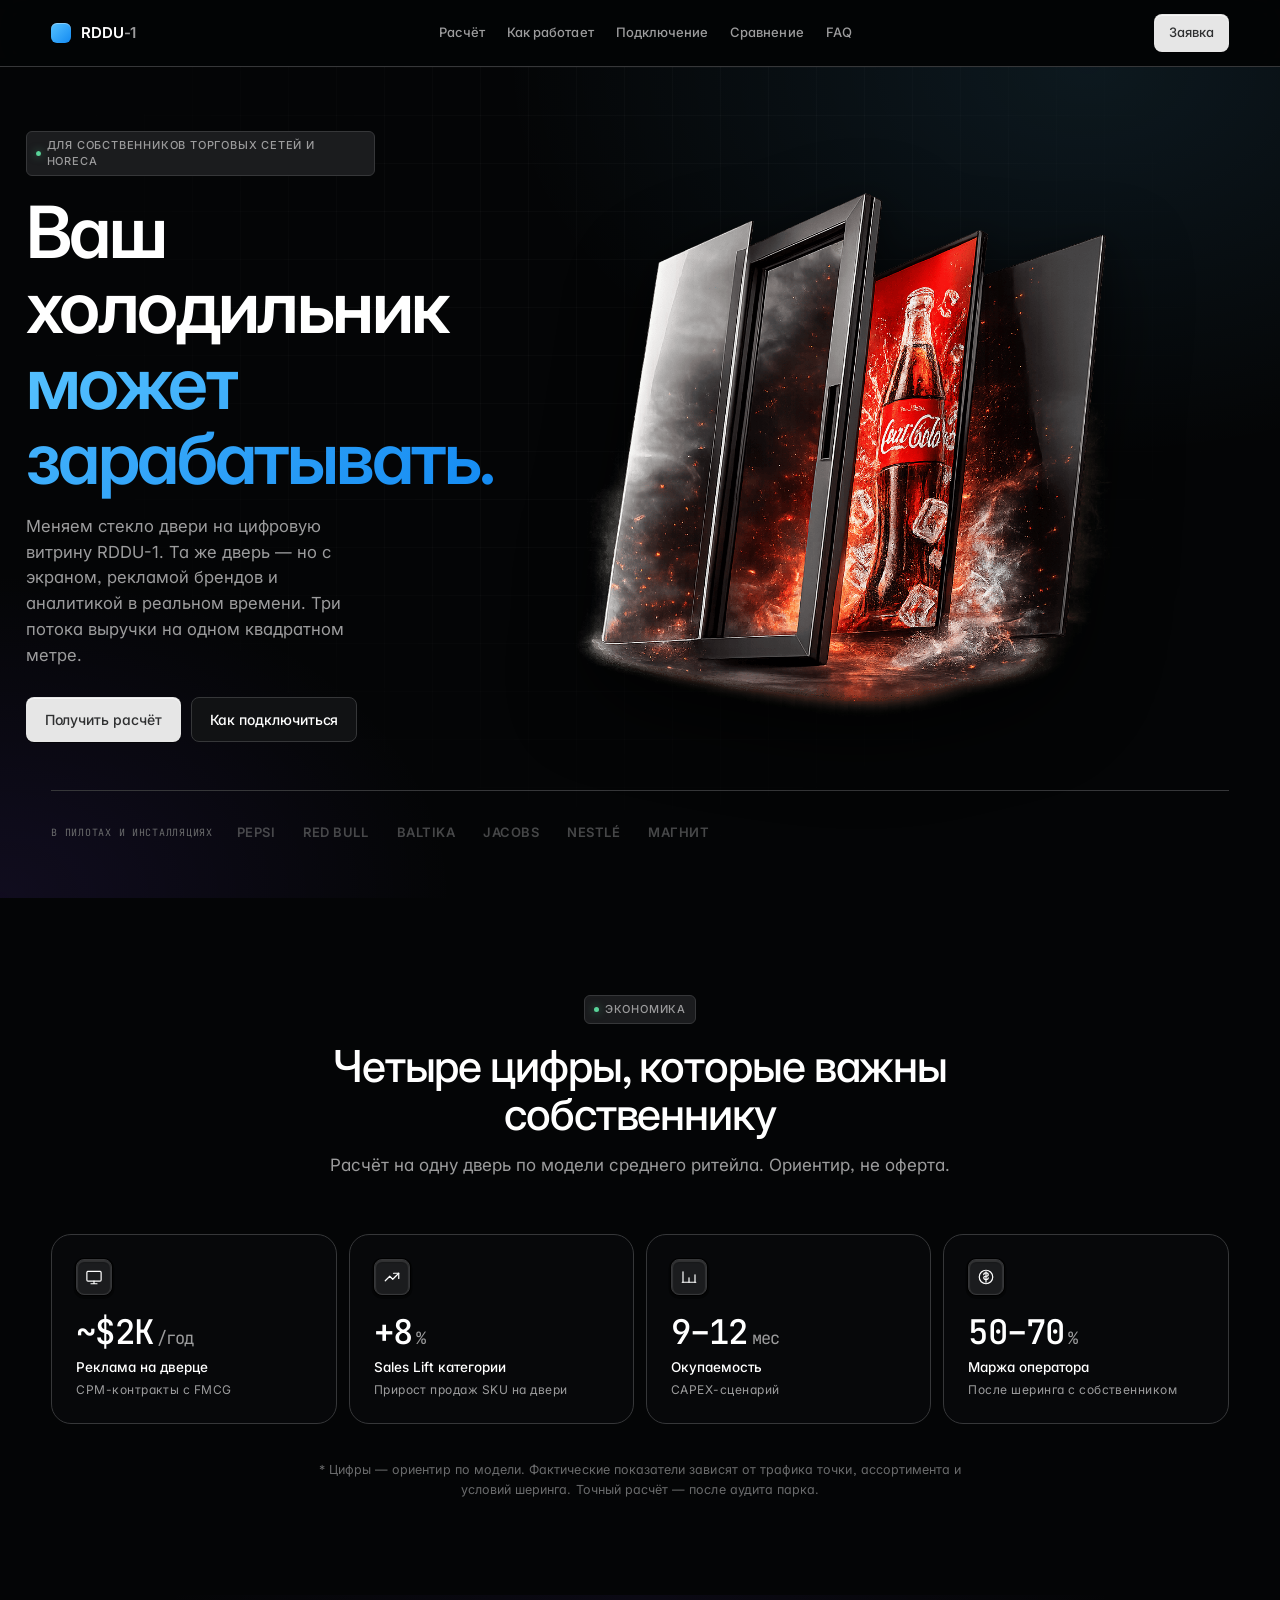
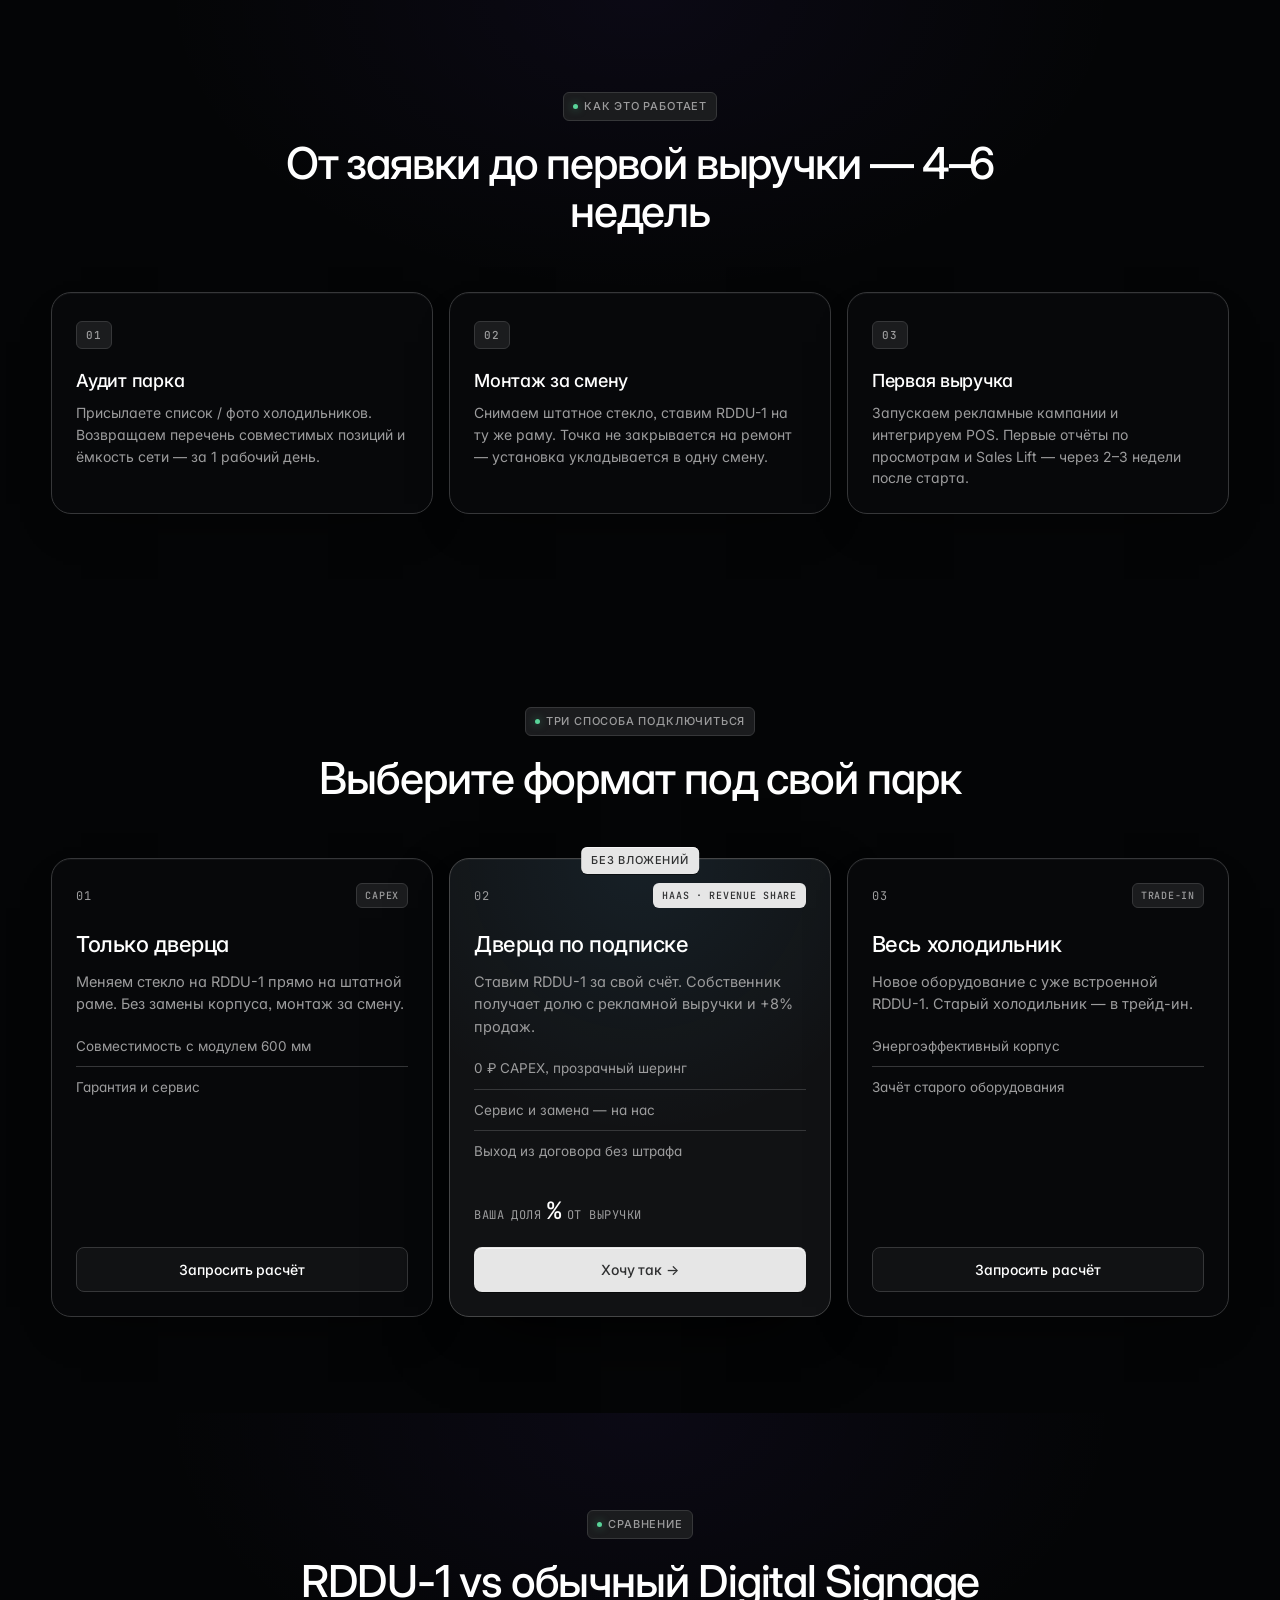
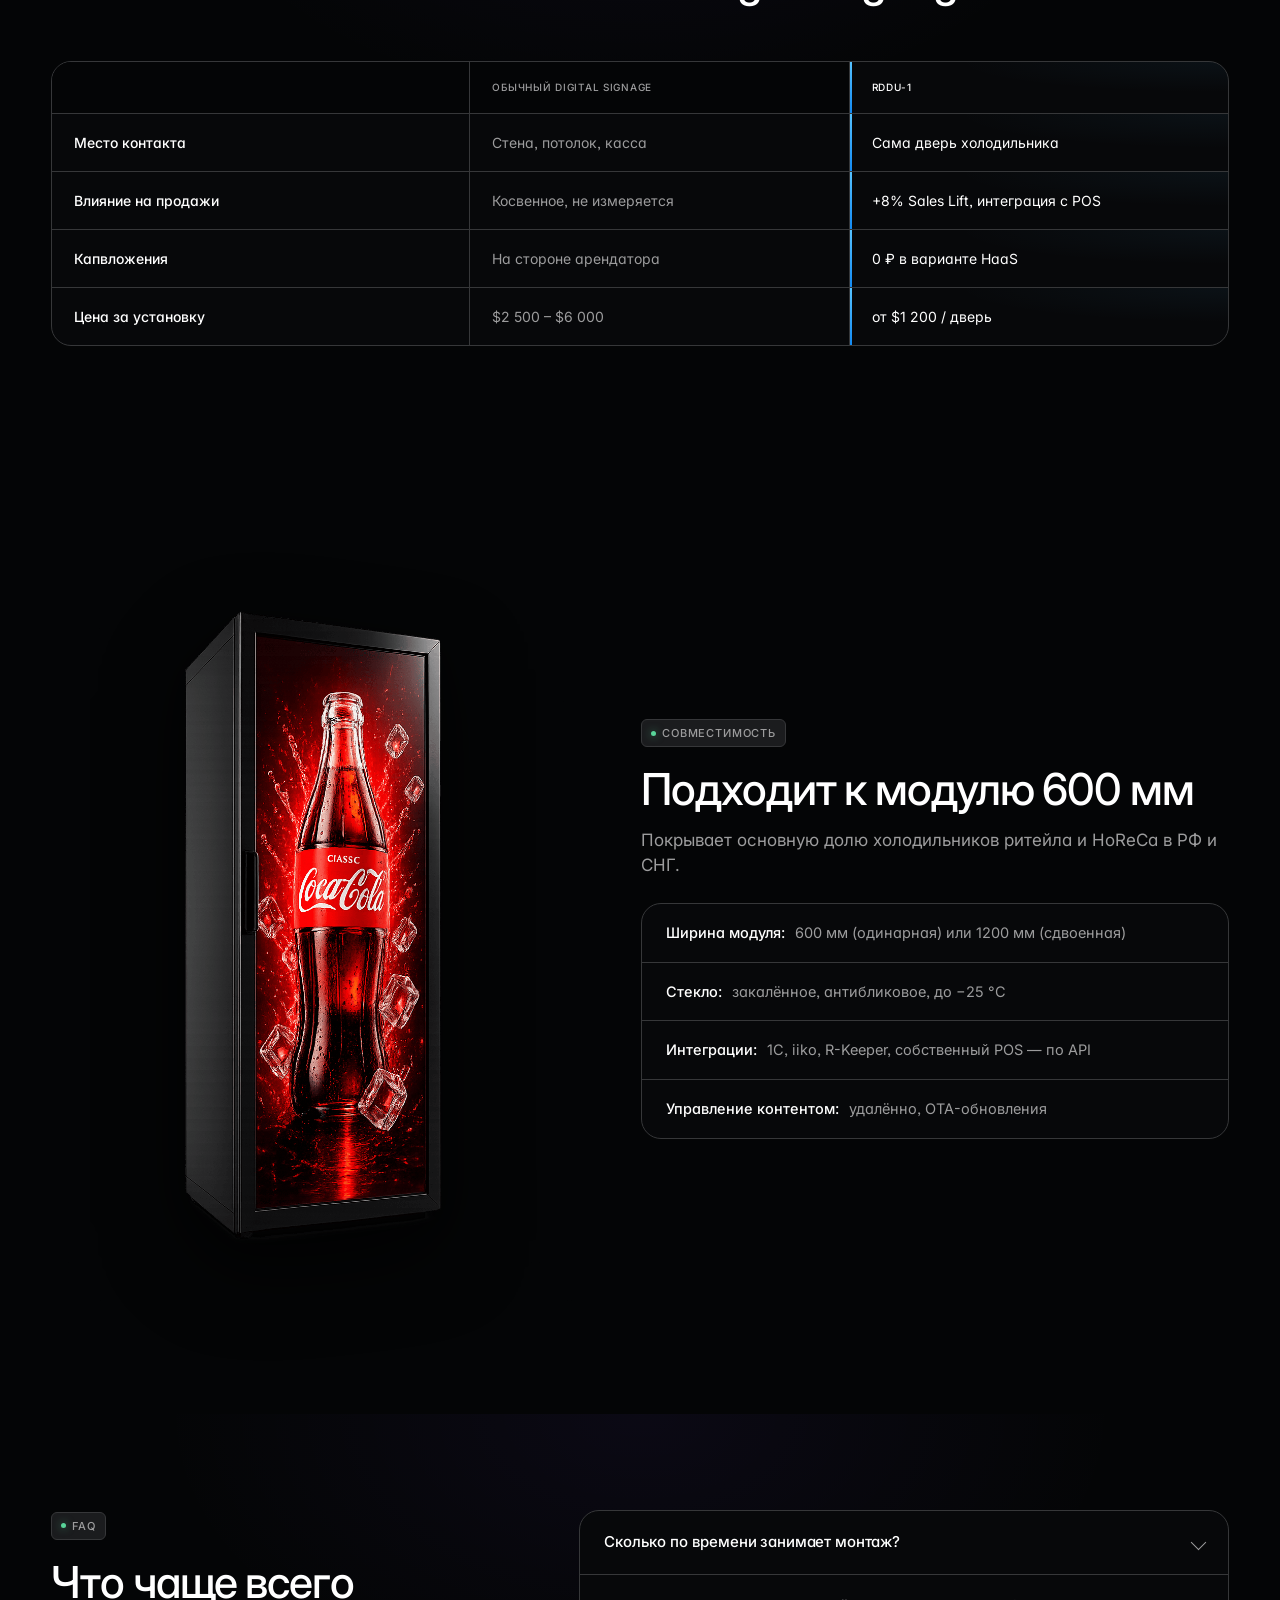
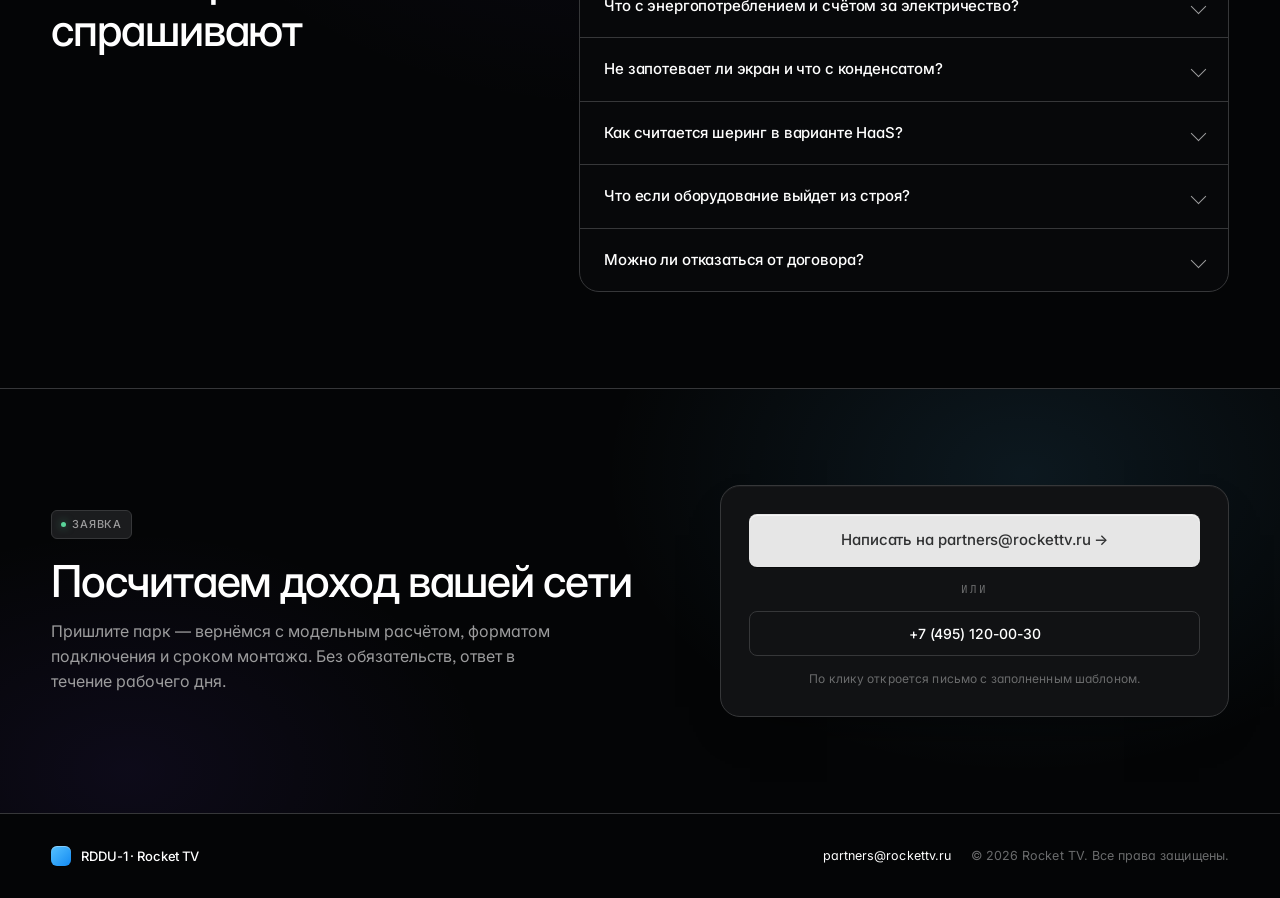
<file: index.html>
<!doctype html>
<html lang="ru">
<head>
<meta charset="utf-8" />
<meta name="viewport" content="width=device-width, initial-scale=1, viewport-fit=cover" />
<meta name="theme-color" content="#040506" />
<title>RDDU-1 — Ваш холодильник может зарабатывать</title>
<meta name="description" content="Цифровая дверь-витрина для торгового холодильника: реклама, +8% к продажам, данные с POS. Три способа подключения, окупаемость 9–12 месяцев." />
<link rel="preload" as="image" href="assets/hero.png" fetchpriority="high" />
<link rel="preconnect" href="https://fonts.googleapis.com" />
<link rel="preconnect" href="https://fonts.gstatic.com" crossorigin />
<link href="https://fonts.googleapis.com/css2?family=Inter:wght@400;500;600;700&family=JetBrains+Mono:wght@400;500&display=swap" rel="stylesheet" />
<link rel="stylesheet" href="styles.css" />
</head>
<body>

<!-- HEADER -->
<header class="hdr" id="top">
  <div class="wrap hdr__inner">
    <a class="logo" href="#top" aria-label="RDDU-1">
      <span class="logo__mark" aria-hidden="true"></span>
      <span class="logo__text">RDDU<span>-1</span></span>
    </a>
    <nav class="nav" aria-label="Главная навигация">
      <a href="#math">Расчёт</a>
      <a href="#how">Как работает</a>
      <a href="#ways">Подключение</a>
      <a href="#vs">Сравнение</a>
      <a href="#faq">FAQ</a>
    </nav>
    <a class="btn btn--primary btn--sm" href="#cta">Заявка</a>
  </div>
</header>

<!-- HERO -->
<section class="hero">
  <div class="wrap hero__grid">
    <div class="hero__copy">
      <span class="eyebrow">Для собственников торговых сетей и HoReCa</span>
      <h1 class="h1">
        Ваш холодильник <br />
        <span class="grad">может зарабатывать.</span>
      </h1>
      <p class="lead">
        Меняем стекло двери на цифровую витрину RDDU-1. Та же дверь —
        но с экраном, рекламой брендов и аналитикой в реальном времени.
        Три потока выручки на одном квадратном метре.
      </p>
      <div class="hero__cta">
        <a class="btn btn--primary" href="#cta">Получить расчёт</a>
        <a class="btn btn--ghost" href="#ways">Как подключиться</a>
      </div>
    </div>

    <div class="hero__media" aria-hidden="true">
      <div class="hero__glow"></div>
      <div class="hero__img">
        <img
          src="assets/hero.png"
          alt=""
          width="1536" height="1024"
          loading="eager" fetchpriority="high"
          decoding="async" />
      </div>
    </div>
  </div>

  <!-- trust strip -->
  <div class="wrap trust">
    <span class="trust__label">В пилотах и инсталляциях</span>
    <div class="trust__logos" aria-label="Наши партнёры и рекламодатели">
      <span>PEPSI</span>
      <span>RED BULL</span>
      <span>BALTIKA</span>
      <span>JACOBS</span>
      <span>NESTLÉ</span>
      <span>МАГНИТ</span>
    </div>
  </div>
</section>

<!-- MATH + STREAMS (merged) -->
<section class="section" id="math">
  <div class="wrap">
    <header class="sec-head">
      <span class="eyebrow">Экономика</span>
      <h2 class="h2">Четыре цифры, которые важны собственнику</h2>
      <p class="sec-sub">Расчёт на одну дверь по модели среднего ритейла. Ориентир, не оферта.</p>
    </header>

    <div class="stats">
      <div class="stat">
        <div class="stat__icon" aria-hidden="true">
          <svg viewBox="0 0 24 24" fill="none" stroke="currentColor" stroke-width="1.6" stroke-linecap="round" stroke-linejoin="round"><rect x="2.5" y="4.5" width="19" height="13" rx="1.5"/><path d="M8 21h8M12 17.5V21"/></svg>
        </div>
        <div class="stat__num">~$2K<span>/год</span></div>
        <div class="stat__lab">Реклама на дверце</div>
        <div class="stat__hint">CPM-контракты с FMCG</div>
      </div>
      <div class="stat">
        <div class="stat__icon" aria-hidden="true">
          <svg viewBox="0 0 24 24" fill="none" stroke="currentColor" stroke-width="1.6" stroke-linecap="round" stroke-linejoin="round"><path d="M3 17l6-6 4 4 8-8"/><path d="M14 7h7v7"/></svg>
        </div>
        <div class="stat__num">+8<span>%</span></div>
        <div class="stat__lab">Sales Lift категории</div>
        <div class="stat__hint">Прирост продаж SKU на двери</div>
      </div>
      <div class="stat">
        <div class="stat__icon" aria-hidden="true">
          <svg viewBox="0 0 24 24" fill="none" stroke="currentColor" stroke-width="1.6" stroke-linecap="round" stroke-linejoin="round"><path d="M4 19V5"/><path d="M20 19V9"/><path d="M12 19V13"/><path d="M3 19h18"/></svg>
        </div>
        <div class="stat__num">9–12<span>мес</span></div>
        <div class="stat__lab">Окупаемость</div>
        <div class="stat__hint">CAPEX-сценарий</div>
      </div>
      <div class="stat">
        <div class="stat__icon" aria-hidden="true">
          <svg viewBox="0 0 24 24" fill="none" stroke="currentColor" stroke-width="1.6" stroke-linecap="round" stroke-linejoin="round"><circle cx="12" cy="12" r="9"/><path d="M9 9c0-1.5 1.5-2.5 3-2.5s3 1 3 2.5-1.5 2-3 2-3 .5-3 2 1.5 2.5 3 2.5 3-1 3-2.5"/><path d="M12 5v14"/></svg>
        </div>
        <div class="stat__num">50–70<span>%</span></div>
        <div class="stat__lab">Маржа оператора</div>
        <div class="stat__hint">После шеринга с собственником</div>
      </div>
    </div>

    <p class="disclaimer">
      * Цифры — ориентир по модели. Фактические показатели зависят от трафика точки,
      ассортимента и условий шеринга. Точный расчёт — после аудита парка.
    </p>
  </div>
</section>

<!-- HOW IT WORKS -->
<section class="section section--alt" id="how">
  <div class="wrap">
    <header class="sec-head">
      <span class="eyebrow">Как это работает</span>
      <h2 class="h2">От заявки до первой выручки — 4–6 недель</h2>
    </header>

    <div class="steps">
      <article class="step">
        <span class="step__num">01</span>
        <h3>Аудит парка</h3>
        <p>Присылаете список / фото холодильников. Возвращаем перечень совместимых позиций и ёмкость сети — за 1 рабочий день.</p>
      </article>
      <article class="step">
        <span class="step__num">02</span>
        <h3>Монтаж за смену</h3>
        <p>Снимаем штатное стекло, ставим RDDU-1 на ту же раму. Точка не закрывается на ремонт — установка укладывается в одну смену.</p>
      </article>
      <article class="step">
        <span class="step__num">03</span>
        <h3>Первая выручка</h3>
        <p>Запускаем рекламные кампании и интегрируем POS. Первые отчёты по просмотрам и Sales Lift — через 2–3 недели после старта.</p>
      </article>
    </div>
  </div>
</section>

<!-- WAYS -->
<section class="section" id="ways">
  <div class="wrap">
    <header class="sec-head">
      <span class="eyebrow">Три способа подключиться</span>
      <h2 class="h2">Выберите формат под свой парк</h2>
    </header>

    <div class="ways">
      <article class="way">
        <div class="way__top">
          <span class="way__num">01</span>
          <span class="way__chip">CAPEX</span>
        </div>
        <h3>Только дверца</h3>
        <p class="way__lead">Меняем стекло на RDDU-1 прямо на штатной раме. Без замены корпуса, монтаж за смену.</p>
        <ul class="way__list">
          <li>Совместимость с модулем 600 мм</li>
          <li>Гарантия и сервис</li>
        </ul>
        <a class="btn btn--ghost btn--block" href="#cta" data-prefill="door">Запросить расчёт</a>
      </article>

      <article class="way way--featured">
        <div class="way__ribbon">Без вложений</div>
        <div class="way__top">
          <span class="way__num">02</span>
          <span class="way__chip way__chip--accent">HaaS · Revenue share</span>
        </div>
        <h3>Дверца по подписке</h3>
        <p class="way__lead">Ставим RDDU-1 за свой счёт. Собственник получает долю с рекламной выручки и +8% продаж.</p>
        <ul class="way__list">
          <li>0 ₽ CAPEX, прозрачный шеринг</li>
          <li>Сервис и замена — на нас</li>
          <li>Выход из договора без штрафа</li>
        </ul>
        <div class="way__price way__price--alt">
          <span>ваша доля</span><b>%</b><i>от выручки</i>
        </div>
        <a class="btn btn--primary btn--block" href="#cta" data-prefill="haas">Хочу так →</a>
      </article>

      <article class="way">
        <div class="way__top">
          <span class="way__num">03</span>
          <span class="way__chip">Trade-in</span>
        </div>
        <h3>Весь холодильник</h3>
        <p class="way__lead">Новое оборудование с уже встроенной RDDU-1. Старый холодильник — в трейд-ин.</p>
        <ul class="way__list">
          <li>Энергоэффективный корпус</li>
          <li>Зачёт старого оборудования</li>
        </ul>
        <a class="btn btn--ghost btn--block" href="#cta" data-prefill="full">Запросить расчёт</a>
      </article>
    </div>
  </div>
</section>

<!-- VS -->
<section class="section section--alt" id="vs">
  <div class="wrap">
    <header class="sec-head">
      <span class="eyebrow">Сравнение</span>
      <h2 class="h2">RDDU-1 vs обычный Digital Signage</h2>
    </header>

    <div class="vs">
      <div class="vs__row vs__row--head">
        <div></div>
        <div class="vs__col">Обычный Digital Signage</div>
        <div class="vs__col vs__col--us">RDDU-1</div>
      </div>
      <div class="vs__row">
        <div class="vs__lab">Место контакта</div>
        <div class="vs__col">Стена, потолок, касса</div>
        <div class="vs__col vs__col--us">Сама дверь холодильника</div>
      </div>
      <div class="vs__row">
        <div class="vs__lab">Влияние на продажи</div>
        <div class="vs__col">Косвенное, не измеряется</div>
        <div class="vs__col vs__col--us">+8% Sales Lift, интеграция с POS</div>
      </div>
      <div class="vs__row">
        <div class="vs__lab">Капвложения</div>
        <div class="vs__col">На стороне арендатора</div>
        <div class="vs__col vs__col--us">0 ₽ в варианте HaaS</div>
      </div>
      <div class="vs__row">
        <div class="vs__lab">Цена за установку</div>
        <div class="vs__col">$2 500 – $6 000</div>
        <div class="vs__col vs__col--us">от $1 200 / дверь</div>
      </div>
    </div>
  </div>
</section>

<!-- FIT -->
<section class="section" id="fit">
  <div class="wrap fit__grid">
    <div class="fit__media" aria-hidden="true">
      <img
        src="assets/fit.png"
        alt=""
        width="1024" height="1536"
        loading="lazy" decoding="async" />
    </div>
    <div class="fit__copy">
      <header class="sec-head sec-head--left">
        <span class="eyebrow">Совместимость</span>
        <h2 class="h2">Подходит к модулю 600 мм</h2>
        <p class="sec-sub">Покрывает основную долю холодильников ритейла и HoReCa в РФ и СНГ.</p>
      </header>

      <ul class="fit__list">
        <li><b>Ширина модуля:</b> 600 мм (одинарная) или 1200 мм (сдвоенная)</li>
        <li><b>Стекло:</b> закалённое, антибликовое, до −25 °C</li>
        <li><b>Интеграции:</b> 1С, iiko, R-Keeper, собственный POS — по API</li>
        <li><b>Управление контентом:</b> удалённо, OTA-обновления</li>
      </ul>
    </div>
  </div>
</section>

<!-- FAQ -->
<section class="section section--alt" id="faq">
  <div class="wrap faq__wrap">
    <header class="sec-head sec-head--left">
      <span class="eyebrow">FAQ</span>
      <h2 class="h2">Что чаще всего спрашивают</h2>
    </header>

    <div class="faq">
      <details class="faq__item">
        <summary>Сколько по времени занимает монтаж?</summary>
        <p>Замена стекла на RDDU-1 — одна смена. Точка не закрывается, оборудование за день готово к работе.</p>
      </details>
      <details class="faq__item">
        <summary>Что с энергопотреблением и счётом за электричество?</summary>
        <p>RDDU-1 потребляет порядка 70–110 Вт в зависимости от яркости и контента. Это меньше, чем средняя LED-подсветка торговой зоны. В пилотах прирост счёта на дверь не превышал 60–90 ₽/мес.</p>
      </details>
      <details class="faq__item">
        <summary>Не запотевает ли экран и что с конденсатом?</summary>
        <p>Стекло конструктивно греется по периметру, как у штатных витринных дверей. Защита от конденсата — до −25 °C, в стандартных холодильниках напитков и заморозки работает без оговорок.</p>
      </details>
      <details class="faq__item">
        <summary>Как считается шеринг в варианте HaaS?</summary>
        <p>Прозрачно: вы видите выручку по рекламным контрактам в личном кабинете, отчисление собственнику — фиксированный процент от неё. Условия — в договоре, без скрытых вычетов.</p>
      </details>
      <details class="faq__item">
        <summary>Что если оборудование выйдет из строя?</summary>
        <p>В HaaS — замена и сервис на нашей стороне за наш счёт. В CAPEX-сценариях — гарантия 24 месяца плюс сервисный контракт с SLA по замене.</p>
      </details>
      <details class="faq__item">
        <summary>Можно ли отказаться от договора?</summary>
        <p>В подписке — да, без штрафа: предупреждение за 60 дней, мы снимаем оборудование и возвращаем штатное стекло. В CAPEX отказ не нужен — оборудование ваше.</p>
      </details>
    </div>
  </div>
</section>

<!-- CTA -->
<section class="cta" id="cta">
  <div class="wrap cta__inner">
    <div class="cta__copy">
      <span class="eyebrow">Заявка</span>
      <h2 class="h2">Посчитаем доход вашей сети</h2>
      <p>Пришлите парк — вернёмся с модельным расчётом, форматом подключения и сроком монтажа. Без обязательств, ответ в течение рабочего дня.</p>
    </div>
    <div class="cta__panel">
      <a class="btn btn--primary btn--xl btn--block" id="mailBtn" href="#">
        Написать на partners@rockettv.ru →
      </a>
      <div class="cta__or">или</div>
      <a class="btn btn--ghost btn--block" href="tel:+74951200030">+7 (495) 120-00-30</a>
      <p class="cta__hint">По клику откроется письмо с заполненным шаблоном.</p>
    </div>
  </div>
</section>

<footer class="ftr">
  <div class="wrap ftr__inner">
    <div class="ftr__brand">
      <span class="logo__mark" aria-hidden="true"></span>
      <span>RDDU-1 · Rocket TV</span>
    </div>
    <div class="ftr__meta">
      <a href="mailto:partners@rockettv.ru">partners@rockettv.ru</a>
      <span>© <span id="yr"></span> Rocket TV. Все права защищены.</span>
    </div>
  </div>
</footer>

<script src="app.js"></script>
</body>
</html>
</file>
<file: styles.css>
/* ===========================================================
   RDDU-1 landing — Raycast-inspired obsidian tokens
   =========================================================== */

:root{
  /* canvas + surfaces */
  --bg:        #040506;
  --bg-1:      #07080A;
  --bg-2:      #111214;
  --bg-3:      #1B1C1E;
  --border:    #363739;
  --border-2:  #454647;

  /* text */
  --text:      #FFFFFF;
  --muted:     #9C9C9D;
  --muted-2:   #6A6B6C;

  /* accents — used sparingly */
  --ash:       #E6E6E6;
  --ash-text:  #2F3031;
  --ember:     #FF6363;
  --mint:      #59D499;
  --sky-1:     #56C2FF;
  --sky-2:     #138AF2;

  /* radius */
  --r-badge:   6px;
  --r-input:   8px;
  --r-btn:     8px;
  --r-card:    11px;
  --r-modal:   16px;
  --r-card-lg: 20px;

  /* shadows */
  --shadow-key:
    rgba(0,0,0,.4) 0 1.5px .5px 2.5px,
    rgba(0,0,0,1) 0 0 .5px 1px,
    rgba(0,0,0,.25) 0 2px 1px 1px inset,
    rgba(255,255,255,.18) 0 1px 1px 1px inset;
  --shadow-card:
    0 1px 0 rgba(255,255,255,.04) inset,
    0 20px 50px -30px rgba(0,0,0,.75);
  --shadow-elev:
    0 30px 80px -30px rgba(0,0,0,.85);
}

*{box-sizing:border-box}
html,body{margin:0;padding:0}
html{scroll-behavior:smooth}
body{
  font-family:'Inter',system-ui,-apple-system,Segoe UI,Roboto,sans-serif;
  background:var(--bg);
  color:var(--text);
  line-height:1.5;
  font-feature-settings:'ss03','cv11';
  -webkit-font-smoothing:antialiased;
  text-rendering:optimizeLegibility;
  overflow-x:hidden;
}
a{color:inherit;text-decoration:none}
img{max-width:100%;display:block}

.wrap{
  width:min(1200px,92vw);
  margin-inline:auto;
}

/* =========================================================
   Typography
   ========================================================= */
.h1{
  font-weight:600;
  font-size:clamp(40px,6vw,72px);
  line-height:1.05;
  letter-spacing:-.035em;
  margin:0 0 18px;
  color:var(--text);
}
.h2{
  font-weight:500;
  font-size:clamp(28px,3.6vw,44px);
  line-height:1.1;
  letter-spacing:-.025em;
  margin:0 0 14px;
  color:var(--text);
}
.lead{
  color:var(--muted);
  font-size:clamp(16px,1.3vw,18px);
  font-weight:400;
  line-height:1.55;
  max-width:58ch;margin:0 0 28px;
}

.grad{
  background:linear-gradient(135deg,var(--sky-1) 0%, var(--sky-2) 100%);
  -webkit-background-clip:text;background-clip:text;color:transparent;
}

.eyebrow{
  display:inline-flex;align-items:center;gap:6px;
  font-size:11px;font-weight:500;
  letter-spacing:.073em;text-transform:uppercase;
  color:var(--muted);
  padding:5px 9px;border-radius:var(--r-badge);
  background:var(--bg-3);
  border:1px solid var(--border);
  margin-bottom:18px;
}
.eyebrow::before{
  content:"";width:5px;height:5px;border-radius:50%;
  background:var(--mint);
  box-shadow:0 0 8px rgba(89,212,153,.6);
}

/* =========================================================
   Buttons
   ========================================================= */
.btn{
  display:inline-flex;align-items:center;justify-content:center;gap:.45em;
  padding:11px 18px;
  font-family:inherit;font-size:14px;font-weight:500;
  letter-spacing:-.005em;
  border-radius:var(--r-btn);
  border:1px solid transparent;
  cursor:pointer;
  transition:background .15s ease, border-color .15s ease, transform .15s ease, color .15s ease;
  white-space:nowrap;
}
.btn--sm{padding:8px 14px;font-size:13px}
.btn--xl{padding:14px 22px;font-size:15px}
.btn--block{width:100%}

.btn--primary{
  background:var(--ash);
  color:var(--ash-text);
  box-shadow:
    0 1px 0 rgba(0,0,0,.5),
    inset 0 1px 0 rgba(255,255,255,.6);
}
.btn--primary:hover{background:#F2F2F2;transform:translateY(-1px)}
.btn--primary:active{transform:translateY(0)}

.btn--ghost{
  background:var(--bg-2);
  color:var(--text);
  border-color:var(--border);
}
.btn--ghost:hover{background:#15161A;border-color:var(--border-2)}

/* =========================================================
   Header
   ========================================================= */
.hdr{
  position:sticky;top:0;z-index:50;
  background:rgba(4,5,6,.72);
  backdrop-filter:saturate(160%) blur(14px);
  border-bottom:1px solid var(--border);
}
.hdr__inner{
  display:flex;align-items:center;justify-content:space-between;gap:24px;
  padding:14px 0;
}
.logo{
  display:inline-flex;align-items:center;gap:10px;
  font-weight:600;letter-spacing:-.01em;font-size:15px;
}
.logo__mark{
  width:20px;height:20px;border-radius:6px;
  background:linear-gradient(135deg,var(--sky-1) 0%, var(--sky-2) 100%);
  box-shadow:
    inset 0 1px 0 rgba(255,255,255,.35),
    0 1px 0 rgba(0,0,0,.4);
}
.logo__text{color:var(--text)}
.logo__text span{color:var(--muted)}

.nav{display:flex;gap:22px}
.nav a{
  color:var(--muted);
  font-size:13px;font-weight:500;
  letter-spacing:.004em;
  transition:color .15s;
}
.nav a:hover{color:var(--text)}
@media (max-width:860px){
  .nav{display:none}
}

/* =========================================================
   Hero
   ========================================================= */
.hero{
  position:relative;
  padding:64px 0 56px;
  overflow:hidden;
  background:
    radial-gradient(900px 600px at 85% 0%, rgba(86,194,255,.10), transparent 65%),
    radial-gradient(700px 500px at 0% 100%, rgba(124,77,255,.10), transparent 65%),
    var(--bg);
}
.hero::before{
  content:"";position:absolute;inset:0;pointer-events:none;
  background-image:
    linear-gradient(rgba(255,255,255,.025) 1px, transparent 1px),
    linear-gradient(90deg, rgba(255,255,255,.025) 1px, transparent 1px);
  background-size:48px 48px;
  mask-image:radial-gradient(ellipse at 50% 30%, #000 30%, transparent 70%);
}
.hero__grid{
  position:relative;
  width:min(1360px, 96vw);
  display:grid;
  grid-template-columns:minmax(0, .7fr) minmax(0, 1.7fr);
  gap:32px;
  align-items:center;
}
.hero__cta{display:flex;gap:10px;flex-wrap:wrap;margin-top:8px}

/* hero media — transparent PNG silhouette with floor glow */
.hero__media{
  position:relative;
  min-width:0;
  display:block;
}
.hero__img{
  position:relative;z-index:1;
  width:100%;max-width:none;
  margin:0 auto;
  /* drop-shadow follows the actual silhouette, not a rectangle */
  filter:
    drop-shadow(0 30px 40px rgba(0,0,0,.55))
    drop-shadow(0 6px 14px rgba(0,0,0,.35));
  animation: heroFloat 9s ease-in-out infinite;
}
@keyframes heroFloat{
  0%,100%{transform:translateY(0)}
  50%{transform:translateY(-8px)}
}
.hero__img img{
  display:block;
  width:100%;
  max-width:100%;
  height:auto;
}

/* radial floor glow under the silhouette */
.hero__glow{
  position:absolute;z-index:0;pointer-events:none;
  left:50%;bottom:6%;transform:translateX(-50%);
  width:78%;height:160px;
  background:
    radial-gradient(closest-side, rgba(86,194,255,.22), transparent 70%),
    radial-gradient(closest-side, rgba(124,77,255,.14) 20%, transparent 75%);
  filter:blur(14px);
  opacity:.9;
}

@media (max-width:880px){
  .hero{padding:56px 0 40px}
  .hero__grid{grid-template-columns:1fr;gap:32px}
  .hero__media{order:-1}
  .hero__img{max-width:520px;margin:0 auto}
}

/* =========================================================
   Trust strip (under hero)
   ========================================================= */
.trust{
  margin-top:48px;
  display:flex;align-items:center;gap:24px;flex-wrap:wrap;
  padding-top:32px;
  border-top:1px solid var(--border);
}
.trust__label{
  font-family:'JetBrains Mono',ui-monospace,monospace;
  font-size:10px;letter-spacing:.073em;text-transform:uppercase;
  color:var(--muted-2);
  flex-shrink:0;
}
.trust__logos{
  display:flex;align-items:center;gap:28px;flex-wrap:wrap;
}
.trust__logos span{
  font-weight:600;font-size:13px;letter-spacing:.04em;
  color:var(--muted-2);
  opacity:.65;
  transition:opacity .2s, color .2s;
}
.trust__logos span:hover{opacity:1;color:var(--text)}

/* =========================================================
   Sections
   ========================================================= */
.section{padding:96px 0;position:relative}
.section--alt{
  background:
    radial-gradient(800px 500px at 50% 0%, rgba(124,77,255,.06), transparent 60%),
    var(--bg);
}
.sec-head{
  text-align:center;max-width:720px;margin:0 auto 56px;
}
.sec-head--left{text-align:left;margin:0 0 40px;max-width:none}
.sec-sub{
  color:var(--muted);
  font-size:17px;margin:0;line-height:1.5;
}
@media (max-width:880px){
  .section{padding:64px 0}
  .sec-head{margin-bottom:40px}
}

/* =========================================================
   Stats — now with icons (replaces old streams section)
   ========================================================= */
.stats{
  display:grid;grid-template-columns:repeat(4,1fr);gap:12px;
}
.stat{
  background:var(--bg-1);
  border:1px solid var(--border);
  border-radius:var(--r-card-lg);
  padding:24px;
  position:relative;
  transition:border-color .2s ease, transform .2s ease;
}
.stat:hover{border-color:var(--border-2);transform:translateY(-2px)}
.stat__icon{
  width:36px;height:36px;
  display:grid;place-items:center;
  background:var(--bg-3);
  border:1px solid var(--border);
  border-radius:var(--r-input);
  margin-bottom:20px;
  color:var(--text);
  box-shadow:var(--shadow-key);
}
.stat__icon svg{width:18px;height:18px;display:block}
.stat__num{
  font-family:'JetBrains Mono',ui-monospace,monospace;
  font-size:clamp(28px,2.8vw,34px);
  font-weight:500;
  letter-spacing:-.025em;
  color:var(--text);
  margin-bottom:8px;
  line-height:1;
}
.stat__num span{font-size:.5em;color:var(--muted);margin-left:4px;font-weight:400}
.stat__lab{
  font-size:13.5px;font-weight:500;
  color:var(--text);
  margin-bottom:4px;
}
.stat__hint{
  color:var(--muted);
  font-size:12px;letter-spacing:.04em;
}
.disclaimer{
  margin:36px auto 0;max-width:680px;text-align:center;
  font-size:12.5px;color:var(--muted-2);line-height:1.55;
  letter-spacing:.004em;
}
@media (max-width:880px){
  .stats{grid-template-columns:repeat(2,1fr)}
}

/* =========================================================
   How it works — numbered steps
   ========================================================= */
.steps{
  display:grid;grid-template-columns:repeat(3,1fr);gap:16px;
}
.step{
  position:relative;
  background:var(--bg-1);
  border:1px solid var(--border);
  border-radius:var(--r-card-lg);
  padding:28px 24px 24px;
  box-shadow:var(--shadow-card);
  transition:border-color .2s ease, transform .2s ease;
}
.step:hover{border-color:var(--border-2);transform:translateY(-2px)}
.step__num{
  font-family:'JetBrains Mono',ui-monospace,monospace;
  font-size:11px;font-weight:500;
  letter-spacing:.073em;
  color:var(--muted);
  display:inline-flex;align-items:center;gap:8px;
  padding:5px 9px;border-radius:var(--r-badge);
  background:var(--bg-3);
  border:1px solid var(--border);
  margin-bottom:18px;
}
.step h3{
  font-size:18px;font-weight:500;
  letter-spacing:-.015em;
  margin:0 0 8px;color:var(--text);
}
.step p{
  color:var(--muted);
  font-size:14px;line-height:1.55;
  margin:0;
}
@media (max-width:880px){
  .steps{grid-template-columns:1fr}
}

/* =========================================================
   Ways
   ========================================================= */
.ways{
  display:grid;grid-template-columns:repeat(3,1fr);gap:16px;
  align-items:stretch;
}
.way{
  position:relative;
  background:var(--bg-1);
  border:1px solid var(--border);
  border-radius:var(--r-card-lg);
  padding:24px;
  display:flex;flex-direction:column;
  box-shadow:var(--shadow-card);
  transition:transform .25s ease, border-color .25s ease;
}
.way:hover{transform:translateY(-3px);border-color:var(--border-2)}
.way__top{
  display:flex;align-items:center;justify-content:space-between;
  margin-bottom:20px;
}
.way__num{
  font-family:'JetBrains Mono',ui-monospace,monospace;
  font-weight:400;font-size:12px;letter-spacing:.08em;
  color:var(--muted);
}
.way__chip{
  font-family:'JetBrains Mono',ui-monospace,monospace;
  font-size:10px;letter-spacing:.073em;text-transform:uppercase;
  font-weight:500;
  color:var(--muted);
  background:var(--bg-3);
  border:1px solid var(--border);
  padding:4px 8px;border-radius:var(--r-badge);
}
.way__chip--accent{
  color:var(--ash-text);
  background:var(--ash);
  border-color:transparent;
}
.way h3{
  font-size:22px;
  font-weight:500;
  letter-spacing:-.022em;
  margin:0 0 10px;
}
.way__lead{
  color:var(--muted);
  margin:0 0 20px;
  font-size:14.5px;line-height:1.55;
}
.way__list{margin:0 0 22px;padding:0;list-style:none;flex-grow:1}
.way__list li{
  padding:10px 0;
  border-top:1px solid var(--border);
  font-size:13.5px;color:var(--muted);
}
.way__list li:first-child{border-top:0;padding-top:0}
.way__price{
  display:flex;align-items:baseline;gap:6px;
  font-family:'JetBrains Mono',ui-monospace,monospace;
  margin-bottom:18px;color:var(--muted);
  font-size:12px;letter-spacing:.04em;text-transform:uppercase;
}
.way__price b{
  color:var(--text);font-size:24px;
  letter-spacing:-.025em;font-weight:500;
  text-transform:none;
}
.way__price i{font-style:normal;color:var(--muted);font-size:12px;letter-spacing:.04em}

.way--featured{
  border-color:var(--border-2);
  background:
    radial-gradient(120% 100% at 50% 0%, rgba(86,194,255,.08), transparent 60%),
    var(--bg-2);
  transform:translateY(-8px);
  box-shadow:var(--shadow-elev), var(--shadow-card);
}
.way--featured:hover{transform:translateY(-12px)}
.way__ribbon{
  position:absolute;top:-12px;left:50%;transform:translateX(-50%);
  background:var(--ash);
  color:var(--ash-text);
  font-weight:500;font-size:11px;letter-spacing:.073em;
  padding:5px 10px;border-radius:var(--r-badge);
  text-transform:uppercase;
  box-shadow:
    0 1px 0 rgba(0,0,0,.5),
    inset 0 1px 0 rgba(255,255,255,.6);
}
@media (max-width:980px){
  .ways{grid-template-columns:1fr}
  .way--featured{transform:none;order:-1}
  .way--featured:hover{transform:translateY(-2px)}
}

/* =========================================================
   Comparison table
   ========================================================= */
.vs{
  border:1px solid var(--border);
  border-radius:var(--r-card-lg);
  overflow:hidden;
  background:var(--bg-1);
}
.vs__row{
  display:grid;grid-template-columns:1.1fr 1fr 1fr;
  border-top:1px solid var(--border);
}
.vs__row:first-child{border-top:0}
.vs__row > *{padding:18px 22px;font-size:14px;line-height:1.5}
.vs__row--head > *{
  background:var(--bg);
  color:var(--muted);
  font-size:10px;letter-spacing:.073em;text-transform:uppercase;
  font-weight:500;
}
.vs__lab{font-weight:500;color:var(--text);font-size:14px}
.vs__col{color:var(--muted);border-left:1px solid var(--border)}
.vs__col--us{
  color:var(--text);
  background:
    radial-gradient(120% 100% at 100% 0%, rgba(86,194,255,.05), transparent 60%);
  position:relative;
}
.vs__col--us::before{
  content:"";position:absolute;left:0;top:0;bottom:0;width:2px;
  background:linear-gradient(180deg,var(--sky-1),var(--sky-2));
}
@media (max-width:880px){
  .vs__row{grid-template-columns:1fr}
  .vs__col{border-left:0;border-top:1px solid var(--border)}
  .vs__col--us::before{display:none}
}

/* =========================================================
   Fit block — image left, copy right
   ========================================================= */
.fit__grid{
  display:grid;
  grid-template-columns:minmax(0, 1fr) minmax(0, 1.1fr);
  gap:56px;
  align-items:center;
}
.fit__media{
  position:relative;
  display:flex;justify-content:center;
}
.fit__media img{
  display:block;
  width:100%;max-width:520px;
  height:auto;
  filter:
    drop-shadow(0 30px 40px rgba(0,0,0,.55))
    drop-shadow(0 6px 14px rgba(0,0,0,.35));
}
.fit__copy .sec-head{margin-bottom:24px}
.fit__list{
  list-style:none;margin:0;padding:0;
  background:var(--bg-1);
  border:1px solid var(--border);
  border-radius:var(--r-card-lg);
  overflow:hidden;
}
.fit__list li{
  padding:18px 24px;
  border-top:1px solid var(--border);
  color:var(--muted);font-size:14.5px;line-height:1.5;
}
.fit__list li:first-child{border-top:0}
.fit__list b{color:var(--text);font-weight:500;margin-right:6px}

@media (max-width:880px){
  .fit__grid{grid-template-columns:1fr;gap:32px}
  .fit__media img{max-width:420px}
}

/* =========================================================
   FAQ
   ========================================================= */
.faq__wrap{
  display:grid;
  grid-template-columns:1fr 1.4fr;
  gap:64px;
  align-items:start;
}
.faq{
  display:flex;flex-direction:column;
  background:var(--bg-1);
  border:1px solid var(--border);
  border-radius:var(--r-card-lg);
  overflow:hidden;
}
.faq__item{
  border-top:1px solid var(--border);
}
.faq__item:first-child{border-top:0}
.faq__item summary{
  list-style:none;
  display:flex;align-items:center;justify-content:space-between;gap:16px;
  padding:20px 24px;
  cursor:pointer;
  font-size:15px;font-weight:500;
  letter-spacing:-.01em;
  color:var(--text);
  transition:background .15s ease;
}
.faq__item summary:hover{background:var(--bg-2)}
.faq__item summary::-webkit-details-marker{display:none}
.faq__item summary::after{
  content:"";
  width:10px;height:10px;
  border-right:1.5px solid var(--muted);
  border-bottom:1.5px solid var(--muted);
  transform:rotate(45deg);
  transition:transform .2s ease;
  flex-shrink:0;
}
.faq__item[open] summary::after{
  transform:rotate(-135deg);
}
.faq__item p{
  margin:0;padding:0 24px 22px;
  color:var(--muted);
  font-size:14.5px;line-height:1.6;
  max-width:60ch;
}
@media (max-width:980px){
  .faq__wrap{grid-template-columns:1fr;gap:32px}
  .sec-head--left{text-align:left}
}

/* =========================================================
   CTA
   ========================================================= */
.cta{
  padding:96px 0;
  background:
    radial-gradient(700px 500px at 80% 20%, rgba(86,194,255,.10), transparent 60%),
    radial-gradient(600px 400px at 10% 90%, rgba(124,77,255,.08), transparent 60%),
    var(--bg);
  border-top:1px solid var(--border);
  border-bottom:1px solid var(--border);
}
.cta__inner{
  display:grid;grid-template-columns:1.1fr .9fr;gap:48px;align-items:center;
}
.cta__copy p{
  color:var(--muted);
  font-size:16px;
  max-width:50ch;line-height:1.55;
  margin:0;
}
.cta__panel{
  background:var(--bg-2);
  border:1px solid var(--border);
  border-radius:var(--r-card-lg);
  padding:28px;
  box-shadow:var(--shadow-card);
}
.cta__or{
  text-align:center;color:var(--muted-2);
  font-family:'JetBrains Mono',ui-monospace,monospace;
  font-size:11px;
  margin:14px 0;letter-spacing:.18em;text-transform:uppercase;
}
.cta__hint{
  color:var(--muted-2);
  font-size:12px;
  margin:14px 0 0;text-align:center;
  letter-spacing:.01em;
}
@media (max-width:880px){
  .cta__inner{grid-template-columns:1fr;gap:32px}
  .cta{padding:64px 0}
}

/* =========================================================
   Footer
   ========================================================= */
.ftr{padding:32px 0;background:var(--bg)}
.ftr__inner{
  display:flex;align-items:center;justify-content:space-between;gap:16px;flex-wrap:wrap;
  color:var(--muted-2);font-size:12.5px;letter-spacing:.004em;
}
.ftr__brand{
  display:flex;align-items:center;gap:10px;
  color:var(--text);font-weight:500;font-size:13px;letter-spacing:-.01em;
}
.ftr__meta{display:flex;align-items:center;gap:20px;flex-wrap:wrap}
.ftr__meta a{color:var(--text)}
.ftr__meta a:hover{color:var(--ash)}

/* =========================================================
   Reduced motion
   ========================================================= */
@media (prefers-reduced-motion: reduce){
  *{animation:none !important; transition:none !important; scroll-behavior:auto !important}
}
</file>
